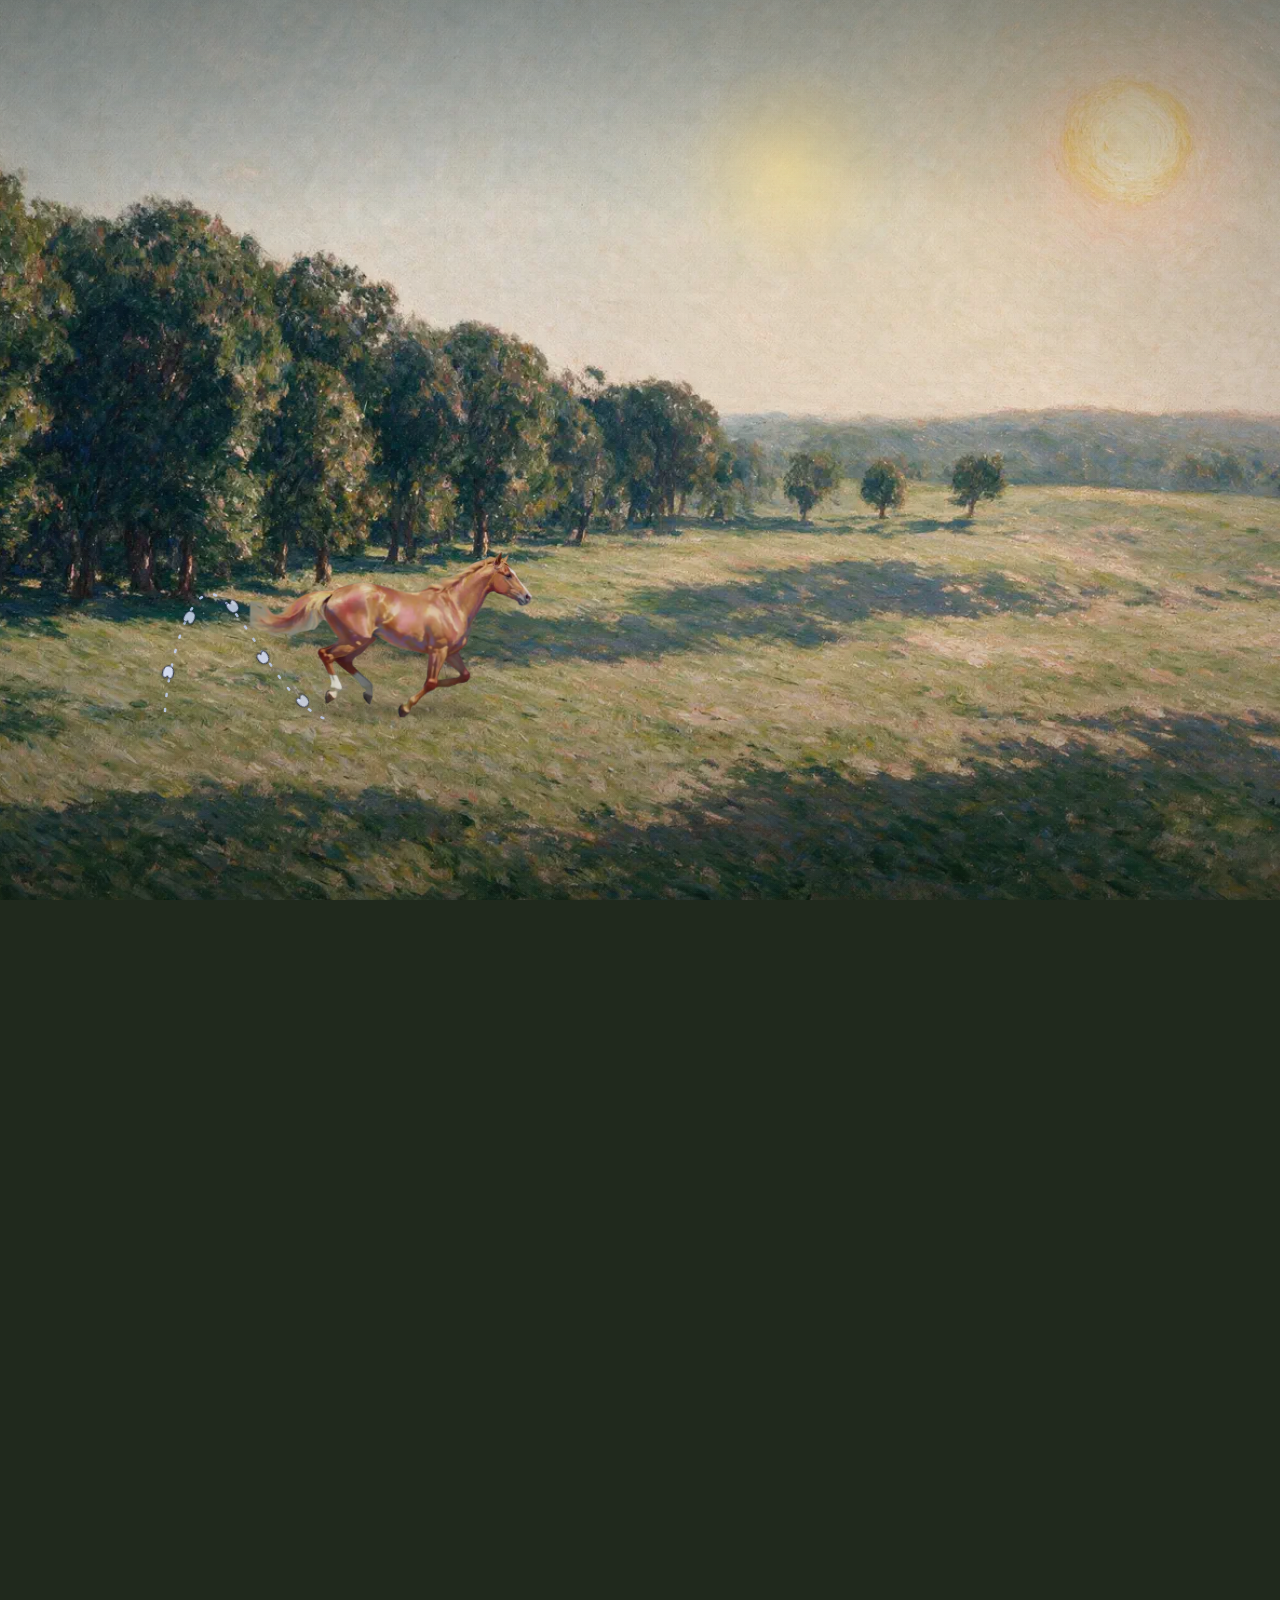
<file: index.html>
<!doctype html>
<html lang="zh-CN">
<head>
  <meta charset="utf-8" />
  <meta name="viewport" content="width=device-width, initial-scale=1" />
  <meta name="theme-color" content="#293421" />
  <title>Worldcore — 赛道手账</title>
  <meta name="description" content="Worldcore 是一个使用 2D 马匹动画和滚动叙事展示项目与联系方式的个人作品集。" />
  <link rel="preload" as="image" href="assets/backgrounds-webp/bg_0.webp" />
  <link rel="stylesheet" href="styles.css?v=trail-21" />
</head>
<body>
  <div class="demo-track" id="demoTrack">
    <section class="demo-stage" id="demoStage">
      <div class="scene-stack" aria-hidden="true">
        <div class="scene" data-scene="0" data-label="森林深处">
          <img src="assets/backgrounds-webp/bg_0.webp" alt="" loading="eager" decoding="async" />
        </div>
        <div class="scene" data-scene="1" data-label="森林">
          <img src="assets/backgrounds-webp/bg_1.webp" alt="" loading="lazy" decoding="async" />
        </div>
        <div class="scene" data-scene="2" data-label="森林到草地">
          <img src="assets/backgrounds-webp/bg_2.webp" alt="" loading="lazy" decoding="async" />
        </div>
        <div class="scene" data-scene="3" data-label="草地">
          <img src="assets/backgrounds-webp/bg_3.webp" alt="" loading="lazy" decoding="async" />
        </div>
        <div class="scene" data-scene="4" data-label="草地傍晚">
          <img src="assets/backgrounds-webp/bg_4.webp" alt="" loading="lazy" decoding="async" />
        </div>
        <div class="scene" data-scene="5" data-label="牧场">
          <img src="assets/backgrounds-webp/bg_5.webp" alt="" loading="lazy" decoding="async" />
        </div>
        <div class="scene" data-scene="6" data-label="林间傍晚">
          <img src="assets/backgrounds-webp/bg_6.webp" alt="" loading="lazy" decoding="async" />
        </div>
        <div class="scene" data-scene="7" data-label="草原傍晚">
          <img src="assets/backgrounds-webp/bg_7.webp" alt="" loading="lazy" decoding="async" />
        </div>
        <div class="scene" data-scene="8" data-label="森林晚">
          <img src="assets/backgrounds-webp/bg_8.webp" alt="" loading="lazy" decoding="async" />
        </div>
      </div>

      <div class="atmosphere" aria-hidden="true">
        <div class="sun" id="sun"></div>
        <div class="light-wash"></div>
        <div class="vignette"></div>
        <div class="grain"></div>
      </div>


      <svg class="trail-svg" id="trailSvg" aria-hidden="true">
        <defs>
          <clipPath id="trailClip" clipPathUnits="userSpaceOnUse">
            <rect id="trailClipRect" x="0" y="0" width="10000" height="10000" />
          </clipPath>
        </defs>
        <g clip-path="url(#trailClip)">
          <path id="trailLine" class="trail-line" fill="none" stroke="#c8d8ff" stroke-width="2.5" stroke-linecap="round" stroke-dasharray="2 13" />
          <g id="trailPrints"></g>
        </g>
      </svg>

      <div class="horse-center" id="horseCenter" aria-label="在画面中央奔跑的马">
        <div class="horse-shadow"></div>
        <canvas id="centerHorseCanvas" width="480" height="270" aria-hidden="true"></canvas>
      </div>


      <div class="portfolio-layer" aria-label="作品集入口">
        <div class="portfolio-landmark" id="echoLandmark">
          <div class="hoof-trail" aria-hidden="true">
            <i></i><i></i><i></i><i></i><i></i>
          </div>
          <a class="project-link" id="echoLink" href="#" aria-label="查看项目 echo">
            <span class="project-name">echo</span>
            <span class="project-arrow">↗</span>
          </a>
        </div>
      </div>



      <div class="hoof-layer" aria-label="精选项目">
        <a class="hoof-link" data-reveal="0.25" href="#" aria-label="查看 echo 项目一">
          <span class="hoof-label">echo <b>↗</b></span>
        </a>
        <a class="hoof-link" data-reveal="0.50" href="#" aria-label="查看 echo 项目二">
          <span class="hoof-label">echo <b>↗</b></span>
        </a>
        <a class="hoof-link" data-reveal="0.75" href="#" aria-label="查看 echo 项目三">
          <span class="hoof-label">echo <b>↗</b></span>
        </a>
      </div>

      <header class="demo-header">
        <span class="demo-badge">WORLDCORE</span>
        <strong>Worldcore</strong>
        <a href="/resume/">简历</a>
        <span>向下滚动 · Echo cases</span>
      </header>

      <div class="chapter" id="chapter">森林 · 开始</div>

      <div class="progress">
        <span id="progressText">00</span>
        <div class="progress-track"><i id="progressBar"></i></div>
        <span>100</span>
      </div>

      <div class="scroll-cue">
        <span>向下滚动</span>
        <i></i>
      </div>

    </section>
  </div>
  <script src="script.js?v=trail-20"></script>
</body>
</html>
</file>
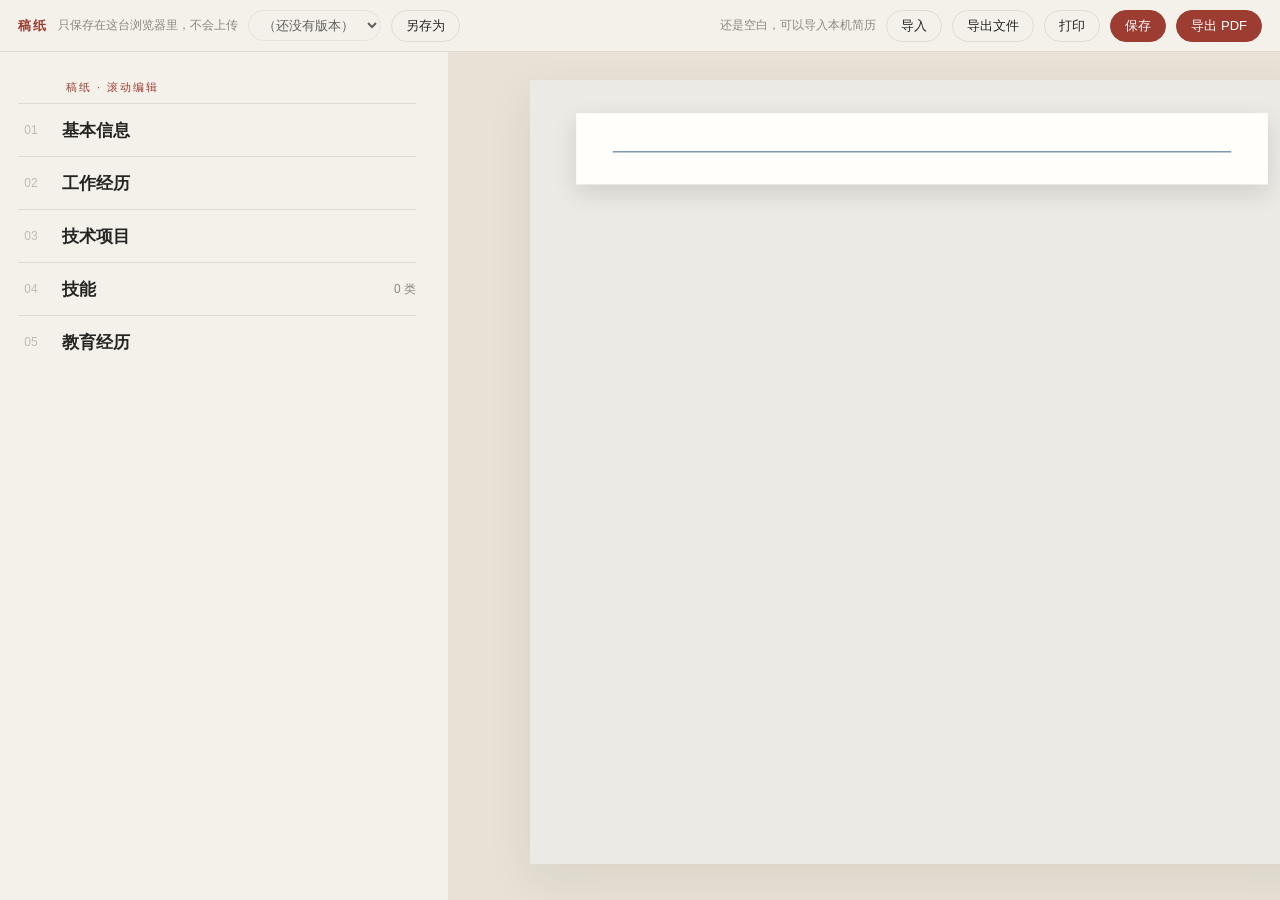
<file: resume/index.html>
<!doctype html>
<html lang="zh-CN">
<head>
  <meta charset="utf-8">
  <meta name="viewport" content="width=device-width,initial-scale=1">
  <title>简历编辑器</title>
  <style>
    :root {
      --bg: #e8e2d8;
      --paper: #f4f1eb;
      --ink: #242421;
      --muted: #8d877d;
      --rust: #9d3d32;
      --blue: #9d3d32;
      --line: #e3dbd0;
      --danger: #8c3a32;
      --sans: "PingFang SC", "Hiragino Sans GB", "Noto Sans SC", sans-serif;
      --serif: "Songti SC", "Iowan Old Style", Palatino, "Times New Roman", serif;
    }
    * { box-sizing: border-box; }
    html, body { height: 100%; }
    body {
      margin: 0;
      color: var(--ink);
      background: var(--bg);
      font-family: var(--serif);
      font-size: 15px;
    }
    button, input, textarea { font: inherit; color: inherit; }
    button { cursor: pointer; }
    .top {
      height: 52px;
      display: flex;
      align-items: center;
      gap: 10px;
      padding: 0 18px;
      background: var(--paper);
      border-bottom: 1px solid var(--line);
    }
    .brand { font-weight: 650; letter-spacing: .16em; font-size: 13px; color: var(--rust); }
    .hint { color: var(--muted); font-size: 12px; font-family: var(--sans); }
    .spacer { flex: 1; }
    .status { font-size: 12px; color: var(--muted); min-width: 4em; text-align: right; font-family: var(--sans); }
    .status.dirty { color: #8a5a12; }
    .keep { margin: 2px 16px 12px 44px; color: var(--muted); font-size: 12px; font-family: var(--sans); line-height: 1.5; }
    .btn {
      border: 1px solid var(--line);
      background: transparent;
      border-radius: 999px;
      padding: 6px 14px;
      font-family: var(--sans);
      font-size: 13px;
    }
    .btn.primary { background: var(--rust); color: white; border-color: var(--rust); }
    .version-select {
      border: 1px solid var(--line);
      background: transparent;
      border-radius: 999px;
      padding: 6px 10px;
      font-family: var(--sans);
      font-size: 13px;
      color: var(--ink);
      max-width: 12em;
      cursor: pointer;
    }
    .workspace { height: calc(100% - 52px); display: grid; grid-template-columns: 35% 1fr; }
    .editor { overflow: auto; background: var(--paper); padding: 28px 32px 80px 18px; }
    .kicker {
      margin: 0 0 8px 48px;
      color: var(--rust);
      font-family: var(--sans);
      font-size: 11px;
      letter-spacing: .18em;
    }
    .preview-pane { overflow: auto; background: #e7e1d6; padding: 28px 24px 48px; }
    .preview-holder { width: 900px; margin: 0 auto 40px; background: #fffdf8; box-shadow: 0 18px 50px rgba(70, 48, 24, .08); transform-origin: top center; }
    iframe { width: 900px; border: 0; background: #fffdf8; display: block; }
    .ms-row { border-top: 1px solid var(--line); }
    .ms-tab {
      width: 100%;
      display: grid;
      grid-template-columns: 36px minmax(0, 1fr) auto;
      gap: 8px;
      align-items: center;
      padding: 13px 0;
      border: 0;
      background: transparent;
      text-align: left;
    }
    .ms-num {
      width: 26px;
      height: 26px;
      display: grid;
      place-items: center;
      color: #c2bbb0;
      font-family: var(--sans);
      font-size: 12px;
    }
    .ms-row.open .ms-num { color: white; background: var(--rust); border-radius: 50%; }
    .ms-title { font-size: 17px; font-weight: 650; }
    .ms-hint {
      color: var(--muted);
      font-family: var(--sans);
      font-size: 12px;
      max-width: 11em;
      white-space: nowrap;
      overflow: hidden;
      text-overflow: ellipsis;
    }
    .ms-body { padding: 0 0 16px 44px; }
    .ms-body[hidden] { display: none; }
    .row { display: grid; grid-template-columns: 72px 1fr; gap: 8px; align-items: start; margin-bottom: 10px; }
    .label {
      padding-top: 8px;
      color: var(--muted);
      font-family: var(--sans);
      font-size: 11px;
      letter-spacing: .08em;
    }
    input, textarea {
      width: 100%;
      border: 0;
      border-bottom: 1px solid #ddd4c8;
      border-radius: 0;
      background: transparent;
      padding: 8px 0;
      font-family: var(--serif);
    }
    textarea { min-height: 38px; resize: vertical; line-height: 1.45; }
    textarea.grow { overflow: hidden; }
    .fold {
      border: 1px solid var(--line);
      border-radius: 8px;
      background: white;
      margin-bottom: 8px;
    }
    .fold summary {
      cursor: pointer;
      list-style: none;
      display: flex;
      gap: 8px;
      align-items: baseline;
      padding: 7px 8px;
    }
    .fold summary::-webkit-details-marker { display: none; }
    .fold summary::before { content: "▸"; color: var(--blue); flex: none; }
    .fold[open] summary::before { content: "▾"; }
    .fold-label { color: var(--blue); font-size: 12px; font-weight: 700; flex: none; }
    .fold-preview {
      color: var(--muted);
      font-size: 12px;
      white-space: nowrap;
      overflow: hidden;
      text-overflow: ellipsis;
    }
    .fold[open] .fold-preview { display: none; }
    .fold-body { padding: 0 8px 8px; }
    .actions { display: flex; gap: 8px; align-items: center; flex-wrap: wrap; margin: 0 0 8px; }
    .actions h3 { margin: 0 auto 0 0; font-size: 13px; }
    .linkish {
      border: 0;
      background: transparent;
      color: var(--blue);
      padding: 0;
      font-size: 12px;
    }
    .linkish.danger { color: var(--danger); }
    .bullet { display: grid; grid-template-columns: 1fr auto; gap: 6px; margin-bottom: 6px; }
    .error { color: var(--danger); font-size: 12px; }
    .modal {
      position: fixed;
      inset: 0;
      display: grid;
      place-items: center;
      background: rgba(28, 28, 28, .35);
      z-index: 20;
    }
    .modal[hidden] { display: none; }
    .modal-card {
      width: min(420px, calc(100% - 32px));
      background: white;
      border-radius: 12px;
      padding: 18px;
      box-shadow: 0 16px 40px rgba(20, 20, 19, .18);
    }
    .modal-card h2 { margin: 0 0 8px; font-size: 18px; }
    .modal-card p { margin: 0 0 12px; color: var(--muted); font-size: 13px; }
    .modal-card input { margin-bottom: 8px; }
    .modal-actions { display: flex; justify-content: flex-end; gap: 8px; }
  </style>
</head>
<body>
  <header class="top">
    <div class="brand">稿纸</div>
    <div class="hint">只保存在这台浏览器里，不会上传</div>
    <select id="version-select" class="version-select" title="切换版本"></select>
    <button class="btn" id="new-version" type="button" title="把当前简历另存为一个版本">另存为</button>
    <div class="spacer"></div>
    <div id="status" class="status">已载入</div>
    <button class="btn" id="import" type="button">导入</button>
    <input id="import-file" type="file" accept="application/json,.json" hidden>
    <button class="btn" id="export" type="button">导出文件</button>
    <button class="btn" id="print" type="button">打印</button>
    <button class="btn primary" id="save" type="button">保存</button>
    <button class="btn primary" id="pdf" type="button">导出 PDF</button>
  </header>
  <div id="pdf-dialog" class="modal" hidden>
    <form id="pdf-form" class="modal-card">
      <h2>导出 PDF</h2>
      <p>接下来会打开打印窗口。请选择“存储为 PDF”，并把文件名改成下面这个。</p>
      <input id="pdf-name" type="text" required placeholder="文件名">
      <p id="pdf-error" class="error"></p>
      <div class="modal-actions">
        <button class="btn" id="pdf-cancel" type="button">取消</button>
        <button class="btn primary" type="submit">打开打印窗口</button>
      </div>
    </form>
  </div>
  <div class="workspace">
    <aside class="editor" id="editor"></aside>
    <div class="preview-pane">
      <div class="preview-holder">
        <iframe id="preview" title="简历预览" src="preview.html"></iframe>
      </div>
    </div>
  </div>
  <script>
    const editor = document.getElementById("editor");
    const status = document.getElementById("status");
    const frame = document.getElementById("preview");
    let state = null;
    let origin = null;
    let frameReady = false;
    let dirty = false;
    let profileTimer = null;
    let profileSaveGen = 0;
    const openFolds = new Set();
    const openCards = new Set();

    const el = (tag, cls, text) => {
      const node = document.createElement(tag);
      if (cls) node.className = cls;
      if (text != null) node.textContent = text;
      return node;
    };
    const textOf = (item) => (item && typeof item === "object" ? item.text || "" : item || "");
    const blankBullet = () => ({ text: "", verification: "user_attested", source_note: "网页编辑器" });

    function setStatus(text, isDirty) {
      status.textContent = text;
      status.classList.toggle("dirty", !!isDirty);
    }
    function markDirty() {
      dirty = true;
      setStatus("未保存", true);
    }
    function fitPreview() {
      const pane = document.querySelector(".preview-pane");
      const holder = document.querySelector(".preview-holder");
      const scale = Math.min(1, (pane.clientWidth - 48) / 900);
      holder.style.transform = `scale(${scale})`;
    }
    function push() {
      if (!frameReady || !state) return;
      frame.contentWindow.postMessage({ type: "resume-data", payload: state }, location.origin);
      requestAnimationFrame(() => {
        const doc = frame.contentDocument;
        if (!doc) return;
        frame.style.height = Math.max(doc.documentElement.scrollHeight, 900) + "px";
        fitPreview();
      });
    }
    function setPath(path, value) {
      const parts = path.split(".");
      let cur = state;
      for (let i = 0; i < parts.length - 1; i++) cur = cur[parts[i]];
      cur[parts[parts.length - 1]] = value;
      markDirty();
      push();
      if (path.startsWith("profile.")) scheduleProfileSave();
    }
    function withoutProfile(data) {
      const copy = structuredClone(data);
      delete copy.profile;
      return JSON.stringify(copy);
    }
    function otherDirty() {
      return !!(state && origin) && withoutProfile(state) !== withoutProfile(origin);
    }
    function scheduleProfileSave() {
      clearTimeout(profileTimer);
      profileTimer = setTimeout(() => {
        saveProfile().catch((error) => setStatus(error.message, true));
      }, 400);
    }
    const RESUME_KEY = "worldcore-resume";
    const PROFILE_KEY = "worldcore-profile";
    const VERSIONS_KEY = "worldcore-versions";
    const CURRENT_VERSION_KEY = "worldcore-current-version";
    let currentVersion = "";
    let versions = {};
    function blankResume() {
      return {
        mode: "source_grounded",
        profile: { name: "", headline: "", tagline: "", contacts: [] },
        experience: [],
        projects: [],
        education: [],
        skill_groups: [],
        skills: []
      };
    }
    function writeProfile(profile) {
      localStorage.setItem(PROFILE_KEY, JSON.stringify(profile));
      const raw = localStorage.getItem(RESUME_KEY);
      if (!raw) return;
      const data = JSON.parse(raw);
      data.profile = profile;
      localStorage.setItem(RESUME_KEY, JSON.stringify(data));
    }
    async function saveProfile() {
      const gen = ++profileSaveGen;
      const profile = structuredClone(state.profile);
      if (!String(profile.name || "").trim()) {
        setStatus("姓名不能为空", true);
        return;
      }
      writeProfile(profile);
      if (gen !== profileSaveGen) return;
      origin.profile = structuredClone(profile);
      if (otherDirty()) setStatus("未保存", true);
      else {
        dirty = false;
        setStatus("基本信息已保存", false);
      }
    }
    function fitTextarea(area) {
      area.style.height = "auto";
      area.style.height = Math.max(area.scrollHeight, 38) + "px";
    }
    function field(label, path, value, multiline) {
      const row = el("div", "row");
      row.append(el("div", "label", label));
      const input = document.createElement(multiline ? "textarea" : "input");
      input.value = value || "";
      input.dataset.path = path;
      if (multiline) input.className = "grow";
      row.append(input);
      return row;
    }
    function listField(label, path, items) {
      const row = el("div", "row");
      row.append(el("div", "label", label));
      const input = document.createElement("input");
      input.value = (items || []).join(" · ");
      input.dataset.path = path;
      input.dataset.kind = "list";
      row.append(input);
      return row;
    }
    function bullets(label, path, items) {
      const details = el("details", "fold");
      details.dataset.fold = path;
      details.open = openFolds.has(path);
      const texts = (items || []).map(textOf).map((text) => text.trim()).filter(Boolean);
      const clipped = (texts[0] || "空").replace(/\s+/g, " ");
      const preview = (clipped.length > 36 ? clipped.slice(0, 36) + "…" : clipped) + (texts.length > 1 ? ` · ${texts.length} 条` : "");
      const summary = document.createElement("summary");
      summary.append(el("span", "fold-label", label), el("span", "fold-preview", preview));
      const body = el("div", "fold-body");
      (items || []).forEach((item, index) => {
        const line = el("div", "bullet");
        const area = document.createElement("textarea");
        area.className = "grow";
        area.value = textOf(item);
        area.dataset.path = `${path}.${index}.text`;
        const remove = el("button", "linkish danger", "删除");
        remove.type = "button";
        remove.dataset.action = "remove";
        remove.dataset.path = `${path}.${index}`;
        line.append(area, remove);
        body.append(line);
      });
      const add = el("button", "linkish", "添加一条");
      add.type = "button";
      add.dataset.action = "add-bullet";
      add.dataset.path = path;
      body.append(add);
      details.append(summary, body);
      return details;
    }
    function headerRow(title, path, index, length) {
      const head = el("div", "actions");
      head.append(el("h3", "", title));
      if (index > 0) head.append(moveButton("上移", path, -1));
      if (index < length - 1) head.append(moveButton("下移", path, 1));
      const remove = el("button", "linkish danger", "删除这段");
      remove.type = "button";
      remove.dataset.action = "remove";
      remove.dataset.path = path;
      head.append(remove);
      return head;
    }
    function moveButton(label, path, delta) {
      const button = el("button", "linkish", label);
      button.type = "button";
      button.dataset.action = "move";
      button.dataset.path = path;
      button.dataset.delta = String(delta);
      return button;
    }

    function clip(text, limit = 26) {
      const value = String(text || "").replace(/\s+/g, " ").trim();
      if (!value) return "";
      return value.length > limit ? value.slice(0, limit) + "…" : value;
    }
    function manuscriptRow(id, title, hint, nodes) {
      const open = openCards.has(id);
      const row = el("div", open ? "ms-row open" : "ms-row");
      row.dataset.card = id;
      const tab = el("button", "ms-tab");
      tab.type = "button";
      tab.dataset.action = "toggle-card";
      tab.dataset.path = id;
      tab.append(el("span", "ms-num", ""));
      tab.append(el("span", "ms-title", title || "未命名"));
      tab.append(el("span", "ms-hint", hint || ""));
      const body = el("div", "ms-body");
      body.hidden = !open;
      nodes.forEach((node) => { if (node) body.append(node); });
      row.append(tab, body);
      return row;
    }
    function rememberCards() {
      editor.querySelectorAll(".ms-row").forEach((node) => {
        if (node.classList.contains("open")) openCards.add(node.dataset.card);
        else openCards.delete(node.dataset.card);
      });
    }
    function rememberFolds() {
      editor.querySelectorAll("details.fold").forEach((node) => {
        if (node.open) openFolds.add(node.dataset.fold);
        else openFolds.delete(node.dataset.fold);
      });
    }
    function renderForm() {
      rememberFolds();
      const focus = document.activeElement && document.activeElement.dataset ? document.activeElement.dataset.path : "";
      editor.replaceChildren();
      editor.append(el("p", "kicker", "稿纸 · 滚动编辑"));
      const profile = state.profile;
      const basicNodes = [
        el("p", "keep", "姓名和联系方式会记在这台浏览器里，关掉页面也不会丢，也不会上传。"),
        field("姓名", "profile.name", profile.name),
        field("定位", "profile.headline", profile.headline, true),
        field("方向", "profile.tagline", profile.tagline)
      ];
      (profile.contacts || []).forEach((item, index) => {
        const id = `profile.contacts.${index}`;
        basicNodes.push(manuscriptRow(id, item.label || "联系方式", clip(item.value), [
          headerRow(item.label || "联系方式", id, index, profile.contacts.length),
          field("标签", `${id}.label`, item.label),
          field("内容", `${id}.value`, item.value),
          field("链接", `${id}.url`, item.url)
        ]));
      });
      const addContact = el("button", "linkish", "添加联系方式");
      addContact.type = "button";
      addContact.dataset.action = "add-contact";
      basicNodes.push(addContact);
      editor.append(manuscriptRow("section-basic", "基本信息", clip(profile.name), basicNodes));

      const workNodes = [];
      (state.experience || []).forEach((exp, expIndex) => {
        const id = `experience.${expIndex}`;
        const projectNodes = [
          headerRow(exp.company || "公司", id, expIndex, state.experience.length),
          field("公司", `${id}.company`, exp.company),
          field("团队", `${id}.team`, exp.team),
          field("时间", `${id}.dates`, exp.dates)
        ];
        (exp.projects || []).forEach((project, projectIndex) => {
          const base = `${id}.projects.${projectIndex}`;
          projectNodes.push(manuscriptRow(base, project.name || "项目", clip(project.subtitle), [
            headerRow(project.name || "项目", base, projectIndex, exp.projects.length),
            field("项目", `${base}.name`, project.name),
            field("副标题", `${base}.subtitle`, project.subtitle),
            bullets("背景", `${base}.background`, project.background),
            bullets("指标", `${base}.impact`, project.impact),
            bullets("职责", `${base}.responsibilities`, project.responsibilities),
            listField("关键词", `${base}.keywords`, project.keywords)
          ]));
        });
        const addProject = el("button", "linkish", "添加项目");
        addProject.type = "button";
        addProject.dataset.action = "add-work-project";
        addProject.dataset.path = `${id}.projects`;
        projectNodes.push(addProject);
        workNodes.push(manuscriptRow(id, exp.company || "公司", clip(exp.dates), projectNodes));
      });
      const addJob = el("button", "linkish", "添加一段工作");
      addJob.type = "button";
      addJob.dataset.action = "add-job";
      workNodes.push(addJob);
      editor.append(manuscriptRow("section-work", "工作经历", clip((state.experience[0] || {}).company), workNodes));

      const projectNodes = [];
      (state.projects || []).forEach((project, index) => {
        const base = `projects.${index}`;
        projectNodes.push(manuscriptRow(base, project.name || "项目", clip(project.dates || project.role), [
          headerRow(project.name || "项目", base, index, state.projects.length),
          field("项目", `${base}.name`, project.name),
          field("角色", `${base}.role`, project.role),
          field("时间", `${base}.dates`, project.dates),
          field("副标题", `${base}.subtitle`, project.subtitle),
          bullets("描述", `${base}.description`, project.description),
          field("技术栈", `${base}.stack`, project.stack, true),
          bullets("职责", `${base}.responsibilities`, project.responsibilities),
          bullets("亮点", `${base}.highlights`, project.highlights),
          bullets("成果", `${base}.outcomes`, project.outcomes)
        ]));
      });
      const addTech = el("button", "linkish", "添加技术项目");
      addTech.type = "button";
      addTech.dataset.action = "add-tech";
      projectNodes.push(addTech);
      editor.append(manuscriptRow("section-projects", "技术项目", clip((state.projects[0] || {}).name), projectNodes));

      const skillNodes = [];
      (state.skill_groups || []).forEach((group, index) => {
        const id = `skill_groups.${index}`;
        skillNodes.push(manuscriptRow(id, group.label || "分类", clip(group.items), [
          headerRow(group.label || "分类", id, index, state.skill_groups.length),
          field("分类", `${id}.label`, group.label),
          field("内容", `${id}.items`, group.items, true)
        ]));
      });
      const addSkill = el("button", "linkish", "添加技能分类");
      addSkill.type = "button";
      addSkill.dataset.action = "add-skill";
      skillNodes.push(addSkill);
      editor.append(manuscriptRow("section-skills", "技能", `${(state.skill_groups || []).length} 类`, skillNodes));

      const eduNodes = [];
      (state.education || []).forEach((item, index) => {
        const id = `education.${index}`;
        eduNodes.push(manuscriptRow(id, item.institution || "学校", clip(item.dates), [
          headerRow(item.institution || "学校", id, index, state.education.length),
          field("学校", `${id}.institution`, item.institution),
          field("学位", `${id}.degree`, item.degree),
          field("称号", `${id}.program`, item.program, true),
          field("时间", `${id}.dates`, item.dates)
        ]));
      });
      const addEdu = el("button", "linkish", "添加教育经历");
      addEdu.type = "button";
      addEdu.dataset.action = "add-edu";
      eduNodes.push(addEdu);
      editor.append(manuscriptRow("section-edu", "教育经历", clip((state.education[0] || {}).institution), eduNodes));

      let visibleIndex = 0;
      editor.querySelectorAll(".ms-num").forEach((node) => {
        const row = node.closest(".ms-row");
        let parent = row.parentElement;
        let hidden = false;
        while (parent && parent !== editor) {
          if (parent.classList.contains("ms-body") && parent.hidden) {
            hidden = true;
            break;
          }
          parent = parent.parentElement;
        }
        if (hidden) {
          node.textContent = "";
          return;
        }
        visibleIndex += 1;
        node.textContent = String(visibleIndex).padStart(2, "0");
      });
      editor.querySelectorAll("textarea.grow").forEach(fitTextarea);
      if (focus) {
        const next = editor.querySelector(`[data-path="${CSS.escape(focus)}"]`);
        if (next) {
          const fold = next.closest("details.fold");
          if (fold) fold.open = true;
          next.focus();
          if (next.tagName === "TEXTAREA") fitTextarea(next);
        }
      }
    }

    function parentPath(path) {
      return path.split(".").slice(0, -1);
    }
    function lookup(path) {
      const parts = path.split(".");
      let cur = state;
      for (const part of parts) cur = cur[part];
      return cur;
    }
    function mutate(action, path, delta) {
      if (action === "add-contact") {
        state.profile.contacts.push({ label: "其他", value: "", url: "" });
        openCards.add("section-basic");
        openCards.add(`profile.contacts.${state.profile.contacts.length - 1}`);
      } else if (action === "add-job") {
        state.experience.push({ company: "", team: "", dates: "", brand: "blue", tags: [], projects: [] });
        openCards.add("section-work");
        openCards.add(`experience.${state.experience.length - 1}`);
      } else if (action === "add-work-project") {
        const list = lookup(path);
        list.push({ name: "", subtitle: "", background: [], impact: [], responsibilities: [], keywords: [] });
        openCards.add(path.replace(/\.projects$/, ""));
        openCards.add(`${path}.${list.length - 1}`);
      } else if (action === "add-tech") {
        state.projects.push({
          name: "", role: "独立开发", dates: "", subtitle: "", description: [], stack: "",
          responsibilities: [], highlights: [], outcomes: [], keywords: []
        });
        openCards.add("section-projects");
        openCards.add(`projects.${state.projects.length - 1}`);
      } else if (action === "add-skill") {
        state.skill_groups.push({ label: "", items: "" });
        openCards.add("section-skills");
        openCards.add(`skill_groups.${state.skill_groups.length - 1}`);
      } else if (action === "add-edu") {
        state.education.push({ institution: "", degree: "", program: "", dates: "", source_note: "网页编辑器" });
        openCards.add("section-edu");
        openCards.add(`education.${state.education.length - 1}`);
      } else if (action === "add-bullet") {
        openFolds.add(path);
        lookup(path).push(blankBullet());
      } else if (action === "remove" || action === "move") {
        const parts = path.split(".");
        const index = Number(parts.pop());
        const list = lookup(parts.join("."));
        if (action === "remove") list.splice(index, 1);
        else {
          const next = index + Number(delta);
          if (next < 0 || next >= list.length) return;
          const [item] = list.splice(index, 1);
          list.splice(next, 0, item);
        }
      }
      markDirty();
      renderForm();
      push();
      if (action === "add-contact" || path.startsWith("profile.")) scheduleProfileSave();
    }

    function stampList(list, originList) {
      return (list || []).flatMap((item) => {
        const text = String(textOf(item)).trim();
        if (!text) return [];
        const prev = (originList || []).find((entry) => entry && entry.text === text);
        return [prev ? { ...prev, text } : { text, verification: "user_attested", source_note: "网页编辑器" }];
      });
    }
    function payloadForSave() {
      const data = structuredClone(state);
      const originJobs = origin.experience || [];
      data.experience.forEach((exp, expIndex) => {
        const originExp = originJobs[expIndex] || { projects: [] };
        exp.projects.forEach((project, projectIndex) => {
          const originProject = (originExp.projects || [])[projectIndex] || {};
          project.background = stampList(project.background, originProject.background);
          project.impact = stampList(project.impact, originProject.impact);
          project.responsibilities = stampList(project.responsibilities, originProject.responsibilities);
          project.keywords = (project.keywords || []).map((item) => String(item).trim()).filter(Boolean);
        });
      });
      data.projects.forEach((project, index) => {
        const prev = (origin.projects || [])[index] || {};
        project.description = stampList(project.description, prev.description);
        project.responsibilities = stampList(project.responsibilities, prev.responsibilities);
        project.highlights = stampList(project.highlights, prev.highlights);
        project.outcomes = stampList(project.outcomes, prev.outcomes);
      });
      data.skills = (data.skill_groups || []).map((group) => `${group.label}：${group.items}`);
      return data;
    }

    async function save() {
      const body = payloadForSave();
      if (!String(body.profile && body.profile.name || "").trim()) throw new Error("姓名不能为空");
      localStorage.setItem(RESUME_KEY, JSON.stringify(body));
      writeProfile(body.profile);
      state = body;
      origin = structuredClone(body);
      dirty = false;
      renderForm();
      push();
      setStatus("已保存在这台浏览器", false);
    }
    function loadData(data) {
      if (!data || typeof data !== "object" || !data.profile || typeof data.profile !== "object") {
        throw new Error("这个文件不是简历");
      }
      state = data;
      origin = structuredClone(data);
      state.experience ||= [];
      state.projects ||= [];
      state.education ||= [];
      state.skill_groups ||= [];
      state.profile.contacts ||= [];
      localStorage.setItem(RESUME_KEY, JSON.stringify(state));
      writeProfile(state.profile);
      dirty = false;
      renderForm();
      push();
    }

    function readVersions() {
      try { versions = JSON.parse(localStorage.getItem(VERSIONS_KEY) || "{}"); }
      catch (_) { versions = {}; }
      if (!versions || typeof versions !== "object") versions = {};
      currentVersion = localStorage.getItem(CURRENT_VERSION_KEY) || "";
    }
    function writeVersions() {
      localStorage.setItem(VERSIONS_KEY, JSON.stringify(versions));
      localStorage.setItem(CURRENT_VERSION_KEY, currentVersion || "");
    }
    function stashCurrent() {
      if (!currentVersion) return;
      versions[currentVersion] = structuredClone(payloadForSave());
      writeVersions();
    }
    function renderVersionSelect() {
      const sel = document.getElementById("version-select");
      if (!sel) return;
      sel.replaceChildren();
      const names = Object.keys(versions);
      if (!names.length) {
        const opt = document.createElement("option");
        opt.value = "";
        opt.textContent = "（还没有版本）";
        sel.append(opt);
        sel.disabled = true;
        return;
      }
      sel.disabled = false;
      names.forEach((name) => {
        const opt = document.createElement("option");
        opt.value = name;
        opt.textContent = name;
        if (name === currentVersion) opt.selected = true;
        sel.append(opt);
      });
    }
    function switchToVersion(name) {
      if (!name) return;
      stashCurrent();
      currentVersion = name;
      writeVersions();
      const data = versions[name] || blankResume();
      loadData(data);
      renderVersionSelect();
      setStatus(`已切到「${name}」`, false);
    }
    function saveAsVersion() {
      const name = prompt("给这个版本起个名（如：数据开发 / Java 全栈）", currentVersion || "");
      if (name === null) return;
      const clean = name.trim();
      if (!clean) return;
      if (currentVersion && currentVersion !== clean) stashCurrent();
      versions[clean] = structuredClone(payloadForSave());
      currentVersion = clean;
      writeVersions();
      renderVersionSelect();
      setStatus(`已另存为「${clean}」`, false);
    }

    editor.addEventListener("input", (event) => {
      const target = event.target;
      if (!target.dataset.path) return;
      if (target.tagName === "TEXTAREA") fitTextarea(target);
      if (target.dataset.kind === "list") {
        setPath(target.dataset.path, target.value.split(/[·,，]/).map((item) => item.trim()).filter(Boolean));
      } else {
        setPath(target.dataset.path, target.value);
      }
    });
    editor.addEventListener("toggle", (event) => {
      const node = event.target;
      if (!node.classList || !node.classList.contains("fold")) return;
      if (node.open) {
        openFolds.add(node.dataset.fold);
        node.querySelectorAll("textarea.grow").forEach(fitTextarea);
      } else {
        openFolds.delete(node.dataset.fold);
      }
    }, true);
    editor.addEventListener("click", (event) => {
      const button = event.target.closest("button");
      if (!button || !button.dataset.action) return;
      if (button.dataset.action === "toggle-card") {
        const id = button.dataset.path;
        if (openCards.has(id)) openCards.delete(id);
        else openCards.add(id);
        renderForm();
        return;
      }
      mutate(button.dataset.action, button.dataset.path || "", button.dataset.delta);
    });
    document.getElementById("save").addEventListener("click", () => {
      save().catch((error) => setStatus(error.message, true));
    });
    document.getElementById("version-select").addEventListener("change", (event) => {
      switchToVersion(event.target.value);
    });
    document.getElementById("new-version").addEventListener("click", saveAsVersion);
    const pdfDialog = document.getElementById("pdf-dialog");
    const pdfForm = document.getElementById("pdf-form");
    const pdfName = document.getElementById("pdf-name");
    const pdfError = document.getElementById("pdf-error");
    function askPdfName() {
      const base = (state && state.profile && state.profile.name ? state.profile.name : "简历").trim() || "简历";
      pdfName.value = base.endsWith(".pdf") ? base : base + ".pdf";
      pdfError.textContent = "";
      pdfDialog.hidden = false;
      pdfName.focus();
      pdfName.select();
      return new Promise((resolve) => {
        const finish = (name) => {
          pdfDialog.hidden = true;
          pdfForm.onsubmit = null;
          document.getElementById("pdf-cancel").onclick = null;
          resolve(name);
        };
        pdfForm.onsubmit = (event) => {
          event.preventDefault();
          const name = pdfName.value.trim();
          if (!name) {
            pdfError.textContent = "请输入 PDF 文件名";
            return;
          }
          finish(name);
        };
        document.getElementById("pdf-cancel").onclick = () => finish(null);
      });
    }
    document.getElementById("pdf").addEventListener("click", async () => {
      const name = await askPdfName();
      if (!name) return;
      try {
        await save();
        frame.contentWindow.focus();
        frame.contentWindow.print();
        setStatus("请在打印窗口里存储为 PDF", false);
      } catch (error) {
        setStatus(error.message, true);
      }
    });
    document.getElementById("import").addEventListener("click", () => {
      document.getElementById("import-file").click();
    });
    document.getElementById("import-file").addEventListener("change", (event) => {
      const file = event.target.files && event.target.files[0];
      event.target.value = "";
      if (!file) return;
      const reader = new FileReader();
      reader.onload = () => {
        try {
          loadData(JSON.parse(String(reader.result || "")));
          setStatus("已从本机文件导入", false);
        } catch (error) {
          setStatus(error.message || "导入失败", true);
        }
      };
      reader.readAsText(file);
    });
    document.getElementById("export").addEventListener("click", () => {
      try {
        const body = payloadForSave();
        const blob = new Blob([JSON.stringify(body, null, 2) + "\n"], { type: "application/json" });
        const link = document.createElement("a");
        link.href = URL.createObjectURL(blob);
        const base = (body.profile && body.profile.name ? body.profile.name : "简历").trim() || "简历";
        link.download = base + ".json";
        link.click();
        URL.revokeObjectURL(link.href);
        setStatus("文件已下载到本机", false);
      } catch (error) {
        setStatus(error.message, true);
      }
    });
    document.getElementById("print").addEventListener("click", () => {
      frame.contentWindow.focus();
      frame.contentWindow.print();
    });
    document.addEventListener("keydown", (event) => {
      if ((event.metaKey || event.ctrlKey) && event.key.toLowerCase() === "s") {
        event.preventDefault();
        save().catch((error) => setStatus(error.message, true));
      }
    });
    frame.addEventListener("load", () => {
      frameReady = true;
      fitPreview();
      push();
    });
    window.addEventListener("resize", fitPreview);
    try {
      readVersions();
      const saved = localStorage.getItem(RESUME_KEY);
      const profileRaw = localStorage.getItem(PROFILE_KEY);
      const data = saved ? JSON.parse(saved) : blankResume();
      if (profileRaw) data.profile = JSON.parse(profileRaw);
      if (saved && !currentVersion) {
        currentVersion = "默认";
        versions[currentVersion] = structuredClone(data);
        writeVersions();
      }
      loadData(data);
      renderVersionSelect();
      setStatus(saved || profileRaw ? "已载入" : "还是空白，可以导入本机简历", false);
    } catch (error) {
      setStatus("没有读到简历", true);
    }
  </script>
</body>
</html>
</file>
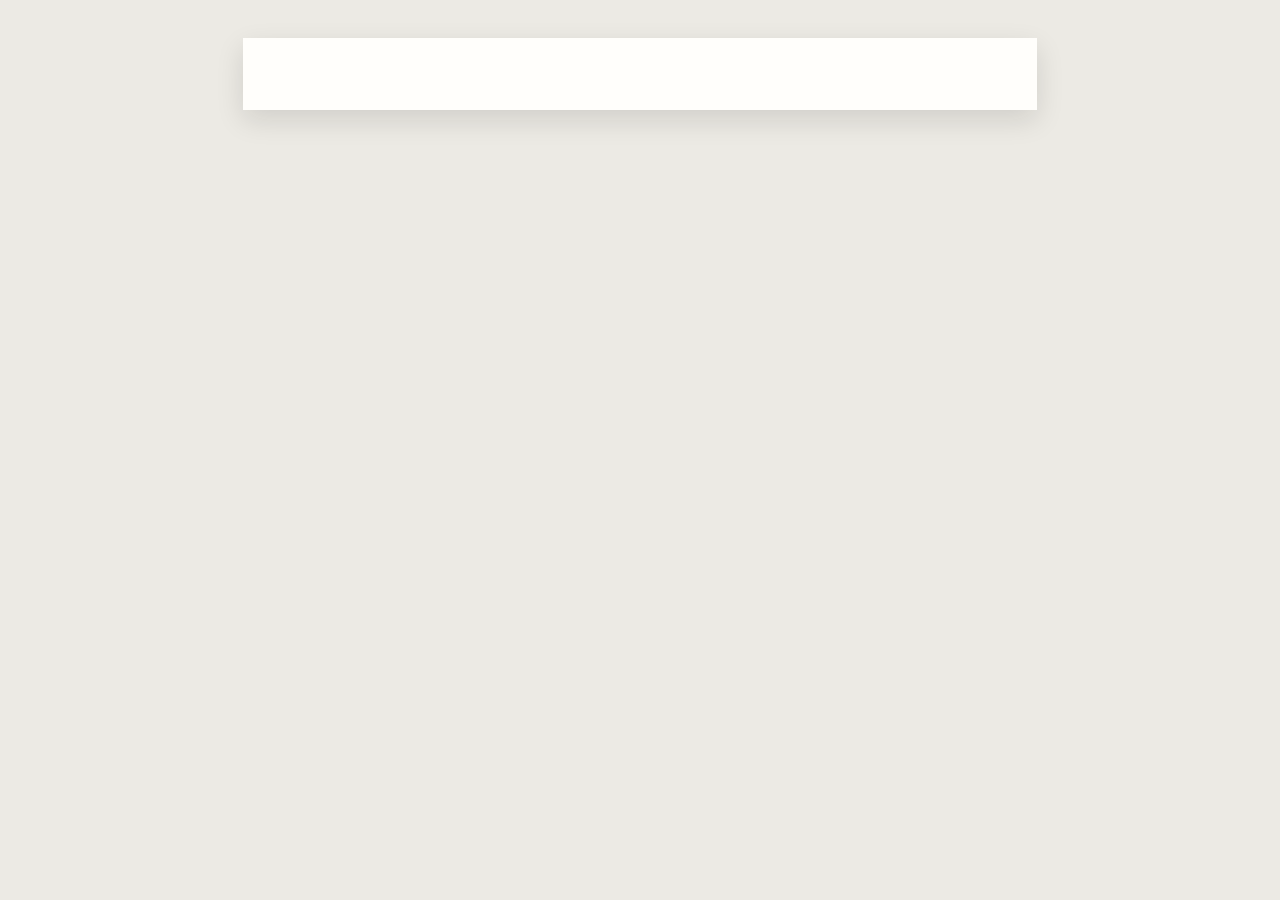
<file: resume/preview.html>
<!doctype html>
<html lang="zh-CN">
<head>
  <meta charset="utf-8">
  <meta name="viewport" content="width=device-width,initial-scale=1">
  <title>简历</title>
  <style>
    /* 字体：macOS Songti SC 对应 Jake's 的中文宋体；STSong 对应 billryan 的 Adobe 宋体同类衬线。不嵌入商业字体。 */
    :root {
      --ink: #1c1c1c;
      --blue: #1a5276;
      --blue-deep: #143d5c;
      --muted: #3d3d3a;
      --rule: #1a5276;
      --paper: #fffefb;
      --job: #e7f1f7;
      --job-edge: #1a5276;
      --proj: #e8f3ea;
      --proj-edge: #3d6b4f;
      --edu: #f4f7f8;
      --line: #d5d1c8;
      --serif: "Songti SC", "STSongti-SC-Regular", "STSong", "Hiragino Mincho ProN", "Source Han Serif SC", "Noto Serif CJK SC", serif;
    }

    * { box-sizing: border-box; }
    html { background: #eceae4; }
    body {
      margin: 0;
      color: var(--ink);
      background: #eceae4;
      font-family: var(--serif);
      font-size: 10px;
      line-height: 1.38;
      -webkit-font-smoothing: antialiased;
    }
    a { color: inherit; text-decoration: none; }

    .page {
      width: 210mm;
      margin: 10mm auto;
      padding: 9mm 11mm 10mm;
      background: var(--paper);
      box-shadow: 0 10px 28px rgba(20, 20, 19, .12);
    }

    .masthead {
      display: grid;
      grid-template-columns: minmax(0, 1fr) auto;
      gap: 8mm;
      align-items: start;
      padding-bottom: 2.2mm;
      border-bottom: 1.6px solid var(--blue);
    }
    .name {
      margin: 0;
      font-size: 26px;
      line-height: 1;
      letter-spacing: .12em;
      font-weight: 700;
    }
    .headline {
      margin: 1.6mm 0 0;
      color: var(--blue);
      font-size: 11.5px;
      font-weight: 700;
      letter-spacing: .02em;
    }
    .tagline {
      margin: .6mm 0 0;
      font-size: 10.5px;
      letter-spacing: .04em;
    }
    .contact {
      display: flex;
      flex-direction: column;
      align-items: flex-end;
      gap: .4mm;
      padding-top: .4mm;
      font-size: 9.2px;
      color: var(--muted);
      white-space: nowrap;
    }
    .contact b {
      display: inline-block;
      min-width: 3.2em;
      margin-right: 1.2mm;
      color: var(--blue);
      font-weight: 700;
      text-align: right;
    }

    .section { margin-top: 3.4mm; }
    .section-title {
      display: flex;
      align-items: center;
      gap: 2.4mm;
      margin: 0 0 1.8mm;
      color: var(--blue);
      font-size: 13.5px;
      font-weight: 700;
      letter-spacing: .14em;
      line-height: 1.1;
    }
    .section-title::after {
      content: "";
      flex: 1;
      height: 1px;
      background: var(--rule);
    }

    .bar {
      display: grid;
      grid-template-columns: minmax(0, 1fr) auto;
      align-items: baseline;
      gap: 4mm;
      padding: 1.15mm 2.2mm;
      break-after: avoid;
    }
    .bar.job { background: var(--job); border-left: 3px solid var(--job-edge); }
    .bar.proj { background: var(--proj); border-left: 3px solid var(--proj-edge); margin-top: 2.4mm; }
    .bar-title {
      color: var(--blue-deep);
      font-size: 11.2px;
      font-weight: 700;
    }
    .bar-dates {
      font-variant-numeric: tabular-nums;
      font-size: 9.4px;
      white-space: nowrap;
    }

    .block { margin: 1.5mm 0 0 1.2mm; break-inside: auto; }
    .item-title {
      margin: 1.5mm 0 .4mm;
      font-size: 10.6px;
      font-weight: 700;
      break-after: avoid;
    }
    .item-title .sub {
      margin-left: 1.6mm;
      color: var(--muted);
      font-size: 9.4px;
      font-weight: 600;
    }

    .fact {
      display: grid;
      grid-template-columns: 18.5mm minmax(0, 1fr);
      gap: 1.2mm;
      margin-top: .55mm;
    }
    .fact-label {
      color: var(--blue);
      font-weight: 700;
      white-space: nowrap;
    }
    .fact ul { margin: 0; padding-left: 3.4mm; }
    .fact li { margin: 0 0 .35mm; padding-left: .2mm; }
    .fact li::marker { color: #8a867c; }
    .keywords { color: var(--muted); }

    .skill-row {
      display: grid;
      grid-template-columns: 22mm minmax(0, 1fr);
      gap: 2mm;
      padding: .45mm 0;
    }
    .skill-row + .skill-row { border-top: 1px dotted var(--line); }
    .skill-label { color: var(--blue); font-weight: 700; }

    .edu {
      display: grid;
      grid-template-columns: minmax(0, 1fr) auto;
      gap: 4mm;
      align-items: baseline;
      padding: 1.2mm 2.2mm;
      background: var(--edu);
      border-left: 3px solid var(--blue);
    }
    .edu + .edu { margin-top: 1.3mm; }
    .edu-school { color: var(--blue-deep); font-size: 11px; font-weight: 700; }
    .edu-degree { margin-left: 2mm; font-weight: 650; }
    .edu-program { margin-top: .35mm; color: var(--muted); font-size: 9.2px; }

    @page { size: A4; margin: 8mm 10mm 8mm; }
    @media print {
      html, body { background: white; }
      .page { width: auto; margin: 0; padding: 0; box-shadow: none; background: white; }
      .bar, .edu { print-color-adjust: exact; -webkit-print-color-adjust: exact; }
      a { color: inherit; }
    }
  </style>
</head>
<body>
  <main id="resume" class="page"></main>
  <script id="resume-data" type="application/json">__RESUME_JSON__</script>
  <script>
    function renderResume(data) {
      const root = document.getElementById("resume");
      root.replaceChildren();
      const el = (tag, cls, text) => {
        const node = document.createElement(tag);
        if (cls) node.className = cls;
        if (text != null) node.textContent = String(text);
        return node;
      };
      const texts = (items) => (items || []).map((item) => (typeof item === "string" ? item : item.text)).filter(Boolean);
      const bullets = (items) => {
        const ul = document.createElement("ul");
        texts(items).forEach((text) => ul.append(el("li", "", text)));
        return ul;
      };
      const fact = (label, content) => {
        const row = el("div", "fact");
        row.append(el("div", "fact-label", label));
        const body = el("div", "");
        if (content instanceof Node) body.append(content);
        else body.textContent = content || "";
        row.append(body);
        return row;
      };
      const section = (title) => {
        const wrap = el("section", "section");
        wrap.append(el("h2", "section-title", title));
        root.append(wrap);
        return wrap;
      };

      const p = data.profile || {};
      document.title = [p.name, p.headline].filter(Boolean).join("｜");
      const head = el("header", "masthead");
      const id = el("div", "");
      id.append(el("h1", "name", p.name || ""));
      if (p.headline) id.append(el("p", "headline", p.headline));
      if (p.tagline) id.append(el("p", "tagline", p.tagline));
      head.append(id);
      const contacts = el("div", "contact");
      (p.contacts || []).forEach((item) => {
        const line = el("div", "");
        if (item.label) line.append(el("b", "", item.label));
        const value = item.value || "";
        if (item.url && /^(https?:|mailto:)/.test(item.url)) {
          const a = el("a", "", value);
          a.href = item.url;
          line.append(a);
        } else {
          line.append(document.createTextNode(value));
        }
        contacts.append(line);
      });
      head.append(contacts);
      root.append(head);

      if ((data.experience || []).length) {
        const s = section("工作经历");
        data.experience.forEach((exp) => {
          const bar = el("div", "bar job");
          const left = el("div", "bar-title", [exp.company, exp.team].filter(Boolean).join(" ｜ "));
          bar.append(left, el("div", "bar-dates", exp.dates || ""));
          s.append(bar);
          (exp.projects || []).forEach((project) => {
            const block = el("div", "block");
            const title = el("div", "item-title");
            title.append(document.createTextNode(project.name || ""));
            if (project.subtitle) title.append(el("span", "sub", "— " + project.subtitle));
            block.append(title);
            if (texts(project.background).length) block.append(fact("背景：", bullets(project.background)));
            if (texts(project.impact).length) block.append(fact("指标与效果：", bullets(project.impact)));
            if (texts(project.responsibilities).length) block.append(fact("我的职责：", bullets(project.responsibilities)));
            if ((project.keywords || []).length) block.append(fact("技术关键词：", el("div", "keywords", project.keywords.join(" · "))));
            s.append(block);
          });
        });
      }

      if ((data.projects || []).length) {
        const s = section("技术项目");
        data.projects.forEach((project) => {
          const bar = el("div", "bar proj");
          const left = el("div", "bar-title", project.name || "");
          const rightBits = [project.role, project.dates].filter(Boolean).join(" · ");
          bar.append(left, el("div", "bar-dates", rightBits));
          s.append(bar);
          const block = el("div", "block");
          if (project.subtitle) block.append(el("div", "item-title", project.subtitle));
          if (texts(project.description).length) block.append(fact("项目描述：", bullets(project.description)));
          if (project.stack) block.append(fact("技术栈：", project.stack));
          if (texts(project.responsibilities).length) block.append(fact("核心职责：", bullets(project.responsibilities)));
          if (texts(project.highlights).length) block.append(fact("技术亮点：", bullets(project.highlights)));
          if (texts(project.outcomes).length) block.append(fact("项目成果：", bullets(project.outcomes)));
          s.append(block);
        });
      }

      const groups = data.skill_groups || [];
      if (groups.length || (data.skills || []).length) {
        const s = section("技能");
        if (groups.length) {
          groups.forEach((group) => {
            const row = el("div", "skill-row");
            row.append(el("div", "skill-label", group.label), el("div", "", group.items));
            s.append(row);
          });
        } else {
          data.skills.forEach((item) => s.append(el("div", "", item)));
        }
      }

      if ((data.education || []).length) {
        const s = section("教育经历");
        data.education.forEach((item) => {
          const row = el("div", "edu");
          const main = el("div", "");
          const line = el("div", "");
          line.append(el("span", "edu-school", item.institution || ""));
          line.append(el("span", "edu-degree", item.degree || ""));
          main.append(line);
          if (item.program) main.append(el("div", "edu-program", item.program));
          row.append(main, el("div", "bar-dates", item.dates || ""));
          s.append(row);
        });
      }
    }
    window.renderResume = renderResume;
    window.addEventListener("message", (event) => {
      if (event.origin !== window.location.origin) return;
      if (event.data && event.data.type === "resume-data") renderResume(event.data.payload);
    });
    const raw = document.getElementById("resume-data").textContent.trim();
    const placeholder = "__RESUME_" + "JSON__";
    if (raw && !raw.includes(placeholder)) renderResume(JSON.parse(raw));
  </script>
</body>
</html>
</file>
<file: styles.css>
* { box-sizing: border-box; }

html {
  background: #20291d;
  scroll-behavior: smooth;
}

body {
  margin: 0;
  overflow-x: hidden;
  color: #fff3d7;
  font-family: "Avenir Next", "PingFang SC", "Hiragino Sans GB", sans-serif;
  background: #20291d;
}

.demo-track {
  height: 620vh;
}

.demo-stage {
  position: sticky;
  top: 0;
  height: 100svh;
  min-height: 620px;
  overflow: hidden;
  isolation: isolate;
  background: #2a3824;
}

.scene-stack,
.atmosphere {
  position: absolute;
  inset: 0;
  overflow: hidden;
}

.scene-stack { z-index: 1; }

.scene {
  position: absolute;
  inset: 0;
  opacity: 0;
  will-change: opacity;
}

.scene img {
  width: 100%;
  height: 100%;
  object-fit: cover;
  object-position: center bottom;
  transform: scale(1.08) translate3d(var(--scene-x, 0px), 0, 0);
  transform-origin: 50% 68%;
  will-change: transform;
}

.atmosphere {
  z-index: 4;
  pointer-events: none;
}

.sun {
  position: absolute;
  left: var(--sun-x, 64vw);
  top: var(--sun-y, 18vh);
  width: clamp(120px, 17vw, 290px);
  aspect-ratio: 1;
  border-radius: 50%;
  transform: translate(-50%, -50%);
  background: radial-gradient(circle, rgba(255, 228, 149, 0.58), rgba(255, 214, 119, 0.18) 42%, transparent 72%);
  mix-blend-mode: screen;
  will-change: left, top, opacity;
}

.light-wash {
  position: absolute;
  inset: 0;
  background:
    radial-gradient(circle at 72% 22%, rgba(255, 221, 138, 0.15), transparent 34%),
    linear-gradient(180deg, rgba(255, 249, 224, 0.08), transparent 42%, rgba(22, 27, 17, 0.20));
  mix-blend-mode: soft-light;
}

.vignette {
  position: absolute;
  inset: 0;
  background:
    linear-gradient(180deg, rgba(20, 25, 16, 0.26), transparent 24%, transparent 70%, rgba(17, 21, 13, 0.30)),
    radial-gradient(ellipse at center, transparent 46%, rgba(17, 22, 14, 0.22));
}

.grain {
  position: absolute;
  inset: -20%;
  opacity: 0.21;
  mix-blend-mode: soft-light;
  background-image:
    radial-gradient(rgba(83, 65, 46, 0.24) 0.7px, transparent 0.8px),
    radial-gradient(rgba(255, 250, 229, 0.36) 0.75px, transparent 0.85px);
  background-size: 5px 5px, 7px 7px;
  background-position: 0 0, 2px 3px;
  will-change: transform;
}

.horse-center {
  position: absolute;
  z-index: 8;
  left: var(--horse-left, 10vw);
  bottom: var(--horse-bottom, 28vh);
  width: min(24.5vw, 35.6vh);
  height: auto;
  transform: translateX(-50%) translateY(var(--horse-bob, 0px)) rotate(var(--horse-tilt, 0deg));
  transform-origin: 50% 74%;
  pointer-events: none;
  background: url("assets/horse-webp/frame_01.webp") center / contain no-repeat;
  will-change: transform, left, height;
}

.horse-center.is-ready {
  background-image: none;
}

.horse-center canvas {
  position: relative;
  display: block;
  width: 100%;
  height: auto;
  filter: brightness(var(--horse-light, 1)) saturate(0.96) contrast(0.98) drop-shadow(0 20px 20px rgba(31, 28, 19, 0.22));
}

.horse-shadow {
  position: absolute;
  left: 20%;
  right: 19%;
  bottom: 1%;
  height: 13px;
  border-radius: 50%;
  background: rgba(38, 35, 21, var(--shadow-opacity, 0.28));
  filter: blur(5px);
  transform: scaleX(var(--shadow-scale, 1));
  transform-origin: center;
}





.portfolio-layer {
  position: absolute;
  z-index: 22;
  inset: 0;
  pointer-events: none;
}

.portfolio-landmark {
  position: absolute;
  left: 35vw;
  top: 54vh;
  opacity: 0;
  transform: translate(-50%, -50%) translateY(-14px);
  transition: opacity 420ms ease, transform 520ms cubic-bezier(.22, .8, .28, 1), color 300ms ease;
  pointer-events: none;
}

.portfolio-landmark.is-visible {
  opacity: 1;
  transform: translate(-50%, -50%) translateY(0);
}

.portfolio-landmark.is-leaf {
  color: #fff1cf;
  text-shadow: 0 2px 16px rgba(30, 26, 15, 0.48);
  animation: leaf-settle 900ms cubic-bezier(.18, .86, .24, 1) both;
}

.portfolio-landmark.is-hoof {
  color: #34412f;
  text-shadow: 0 1px 10px rgba(246, 239, 211, 0.46);
}

.project-link {
  position: relative;
  z-index: 2;
  display: inline-flex;
  align-items: baseline;
  gap: 7px;
  padding: 2px 0;
  color: inherit;
  font-family: Baskerville, "Iowan Old Style", "Songti SC", serif;
  font-size: clamp(14px, 1.12vw, 20px);
  font-weight: 600;
  letter-spacing: 0.02em;
  text-decoration: none;
  pointer-events: none;
}

.portfolio-landmark.is-visible .project-link {
  pointer-events: auto;
}

.project-name {
  display: inline-block;
  border-bottom: 1px solid currentColor;
}

.project-arrow {
  display: inline-block;
  font-size: 0.88em;
  transition: transform 180ms ease;
}

.project-link:hover .project-arrow,
.project-link:focus-visible .project-arrow {
  transform: translate(3px, -3px);
}

.project-link:focus-visible {
  outline: 2px solid currentColor;
  outline-offset: 5px;
  border-radius: 2px;
}

.hoof-trail {
  position: absolute;
  left: -132px;
  top: 16px;
  width: 120px;
  height: 52px;
  opacity: 0;
  transition: opacity 220ms ease;
  pointer-events: none;
}

.portfolio-landmark.is-hoof .hoof-trail {
  opacity: 0.72;
}

.hoof-trail i {
  position: absolute;
  width: 14px;
  height: 9px;
  border: 2px solid currentColor;
  border-radius: 52% 48% 48% 52%;
  opacity: 0;
  transform: rotate(-18deg) scale(0.55);
  animation: hoof-stamp 760ms ease forwards;
}

.hoof-trail i::after {
  content: "";
  position: absolute;
  left: 4px;
  right: 4px;
  top: 3px;
  height: 2px;
  border-top: 1px solid currentColor;
  border-radius: 50%;
  opacity: 0.7;
}

.hoof-trail i:nth-child(1) { left: 0; top: 34px; animation-delay: 60ms; }
.hoof-trail i:nth-child(2) { left: 24px; top: 22px; animation-delay: 170ms; transform: rotate(12deg) scale(0.55); }
.hoof-trail i:nth-child(3) { left: 48px; top: 8px; animation-delay: 280ms; }
.hoof-trail i:nth-child(4) { left: 72px; top: -4px; animation-delay: 390ms; transform: rotate(12deg) scale(0.55); }
.hoof-trail i:nth-child(5) { left: 96px; top: -15px; animation-delay: 500ms; }

@keyframes leaf-settle {
  0% { transform: translate(-50%, -50%) translate(-18px, -70px) rotate(-13deg); opacity: 0; }
  55% { transform: translate(-50%, -50%) translate(8px, 8px) rotate(8deg); opacity: 1; }
  78% { transform: translate(-50%, -50%) translate(-4px, -3px) rotate(-3deg); opacity: 1; }
  100% { transform: translate(-50%, -50%) translateY(0) rotate(0deg); opacity: 1; }
}

@keyframes hoof-stamp {
  0% { opacity: 0; transform: rotate(var(--hoof-rotation, -18deg)) scale(1.3); }
  38% { opacity: 0.9; transform: rotate(var(--hoof-rotation, -18deg)) scale(0.82); }
  100% { opacity: 0.72; transform: rotate(var(--hoof-rotation, -18deg)) scale(1); }
}

.trail-svg {
  position: absolute;
  z-index: 7;
  inset: 0;
  width: 100%;
  height: 100%;
  overflow: visible;
  pointer-events: none;
}

.trail-line {
  opacity: 0.82;
  filter: drop-shadow(0 0 7px rgba(110, 132, 214, 0.45));
}

#trailPrints path {
  fill: rgba(220, 229, 255, 0.94);
  filter: drop-shadow(0 2px 3px rgba(14, 18, 42, 0.35));
}

.hoof-layer {
  position: absolute;
  z-index: 16;
  inset: 0;
  pointer-events: none;
}

.hoof-link {
  position: absolute;
  left: var(--hoof-left, 30vw);
  bottom: var(--hoof-bottom, 20vh);
  display: flex;
  align-items: center;
  gap: 9px;
  color: rgba(255, 241, 209, 0.96);
  text-decoration: none;
  text-shadow: 0 2px 12px rgba(27, 23, 14, 0.62);
  opacity: 0;
  transform: translate(-50%, 50%) scale(0.55);
  pointer-events: none;
  transition: opacity 260ms ease, transform 520ms cubic-bezier(0.2, 0.85, 0.25, 1);
}

.hoof-link.is-visible {
  opacity: 1;
  transform: translate(-50%, 50%) scale(1);
  pointer-events: auto;
}

.hoof-label {
  display: inline-flex;
  align-items: center;
  gap: 3px;
  font-size: 13px;
  font-weight: 700;
  letter-spacing: 0.06em;
  white-space: nowrap;
  opacity: 0;
  transform: translateX(-2px);
  transition: opacity 260ms ease 150ms, transform 260ms ease 150ms;
}

.hoof-link.is-visible .hoof-label {
  opacity: 1;
  transform: translateX(0);
}

.hoof-label b {
  font-weight: 500;
  transition: transform 160ms ease;
}

.hoof-link:hover .hoof-label b,
.hoof-link:focus-visible .hoof-label b {
  transform: translate(2px, -2px);
}

.hoof-link:focus-visible { outline: none; }

.demo-header a {
  color: inherit;
  font-size: 13px;
  letter-spacing: 0.12em;
  text-decoration: none;
}

.demo-header a:hover,
.demo-header a:focus-visible {
  text-decoration: underline;
}

@media (max-width: 720px) {
  .demo-header { top: 12px; left: 12px; right: 12px; }
  .demo-header > span:last-child { display: none; }
  .chapter { left: 16px; font-size: 23px; }
  .progress { right: 12px; }
  .progress-track { height: 30vh; }
}

@media (prefers-reduced-motion: reduce) {
  .scroll-cue i { animation: none; }
}
</file>
